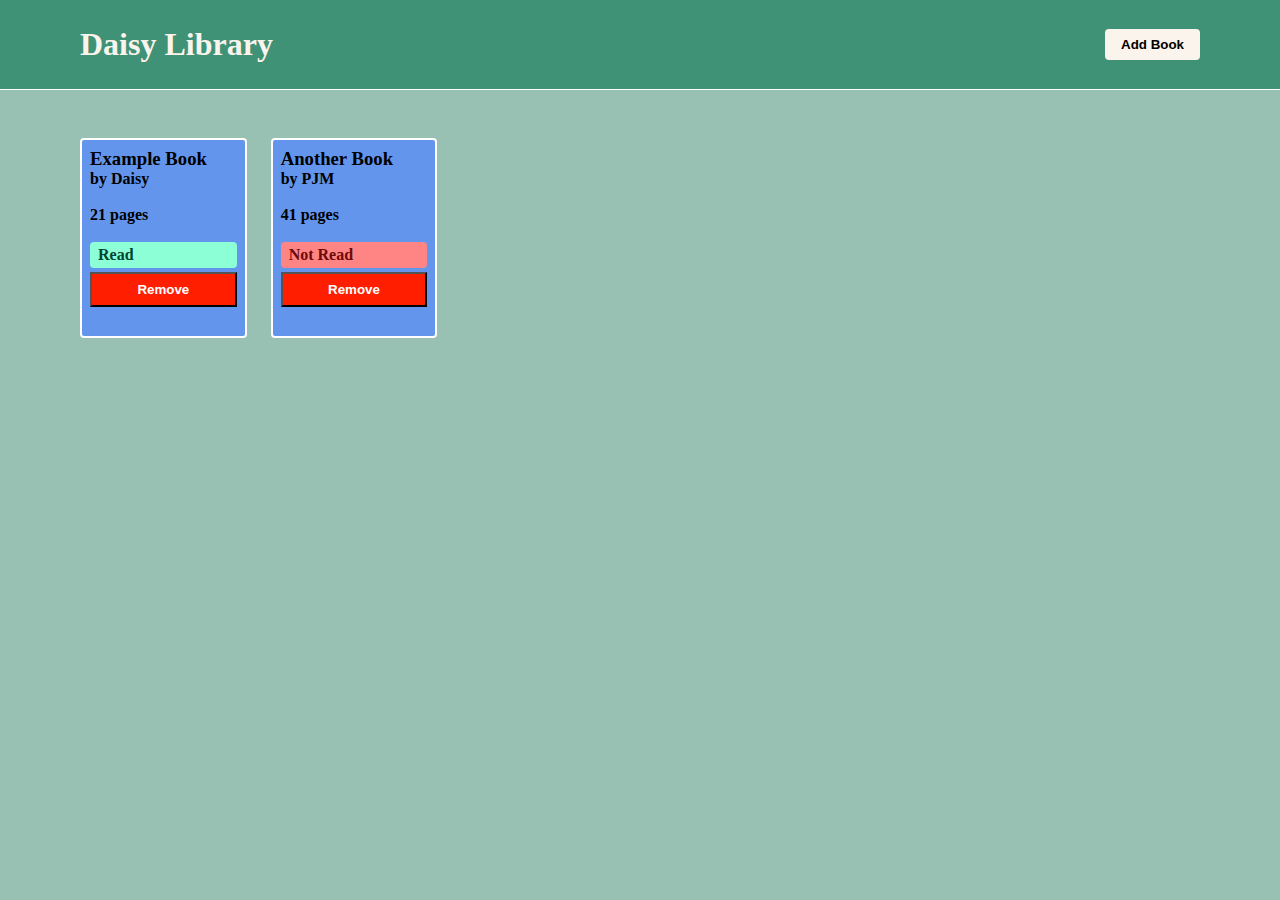
<file: library/index.html>
<!DOCTYPE html>
<html lang="en">
<head>
    <meta charset="UTF-8">
    <meta name="viewport" content="width=device-width, initial-scale=1.0">
    <title>Library</title>
    <link rel="stylesheet" href="style.css">
</head>
<body>

    <!-- Bookshelf and Button -->
    <div class="container">
        <div class="header">
            <h1>Daisy Library</h1>
            <button class="addBook">Add Book</button>
        </div>
        <div class="grid"></div>
    </div>


    <!-- Popup box to add a new book -->
    <dialog>
        <form class="newBookForm">
            <label for="title">Title</label><br>
            <input type="text" id="title" name="title" required>
            <br><br>

            <label for="author">Author</label><br>
            <input type="text" id="author" name="author" required>
            <br><br>

            <label for="pages">Pages</label><br>
            <input type="number" id="pages" name="pages" required>
            <br><br>

            <label for="read">Read: </label>
            <input type="checkbox" id="read" name="read">
            <br><br>

            <div class="form-buttons">
                <button id="cancel" type="button">Cancel</button>
                <button id="save" type="button">Save</button>
            </div>
            
        </form>
    </dialog>
    

    <script src="script.js"></script>
</body>
</html>
</file>
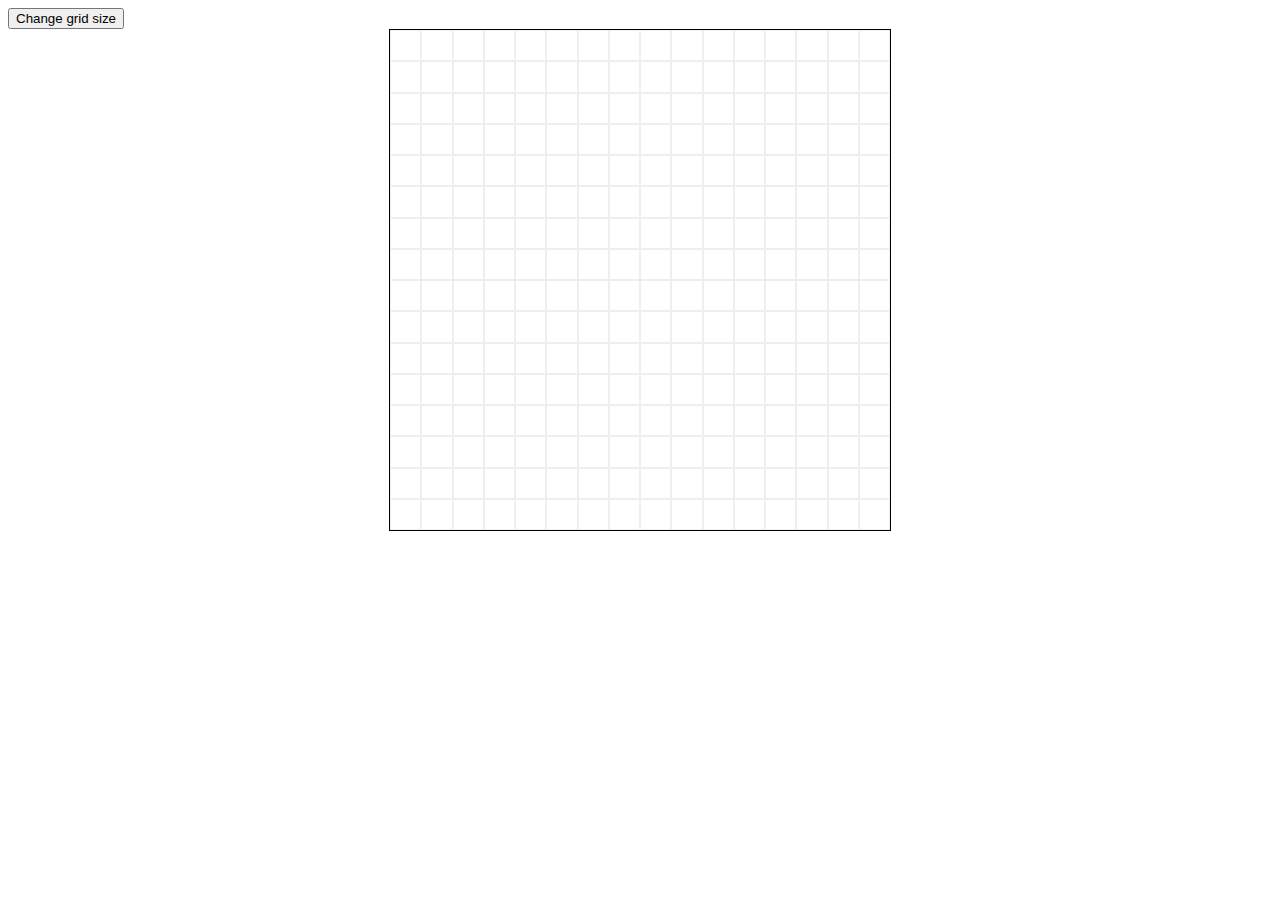
<file: sketch/index.html>
<!DOCTYPE html>
<html lang="en">
<head>
    <meta charset="UTF-8">
    <meta name="viewport" content="width=device-width, initial-scale=1.0">
    <title>Etch-a-sketch</title>
    <style>

        .container {
            display: flex;
            flex-wrap: wrap;
            width: 500px;
            height: 500px;
            margin: 0 auto;
            border: 1px solid black;
            justify-content: flex-start; /* or center */
            align-items: flex-start;
        }

        .grid {
            width: 31.25px;
            height: 31.25px;
            box-sizing: border-box;
            border: 1px solid #eee; /* optional for visibility */
        }

    </style>
</head>
<body>
    <div class="button">
        <button>Change grid size</button>
    </div>

    <div class="container">

    </div>


    <script>

        // Setting the original 16x16 grid
        const container = document.querySelector('.container');

        for (let i = 0; i < 256; i++) {
            const div = document.createElement('div');
            div.classList.add('grid');
            container.appendChild(div);
        }
        addHoverEvent();


        // Changing the grid size with the button
        const button = document.querySelector('button');
        button.addEventListener('click', () => {
            const newSize = prompt('Enter a new grid size (no more than 100):');
            if (newSize && newSize <= 100) {
                container.innerHTML = ''; // Clear existing grids
                const gridSize = 500 / newSize; // Calculate size based on new grid size
                for (let i = 0; i < newSize * newSize; i++) {
                    const div = document.createElement('div');
                    div.classList.add('grid');
                    div.style.width = `${gridSize}px`;
                    div.style.height = `${gridSize}px`;
                    container.appendChild(div);
                }
                addHoverEvent();
            } else {
                alert('Please enter a valid number (no more than 100).');
            }
        });


        //Random color generator
        function getColor(){

            let hexDigits = ['1','2','3','4','5','6','7','8','9','A','B','C','D','E','F'];
            color = '#'

            for(let i = 0; i < 6; i++){
                let randNum = Math.floor(Math.random()*16) + 1;
                color += hexDigits[randNum];
            }

            return color;
        }

        
        // Function to add hover event to all .grid elements
        function addHoverEvent() {
            const grids = document.querySelectorAll('.grid');
            grids.forEach(grid => {
                grid.addEventListener('mouseover', function() {
                    grid.style.backgroundColor = getColor();
                });
            });
        }

        
</script>
</body>
</html>
</file>
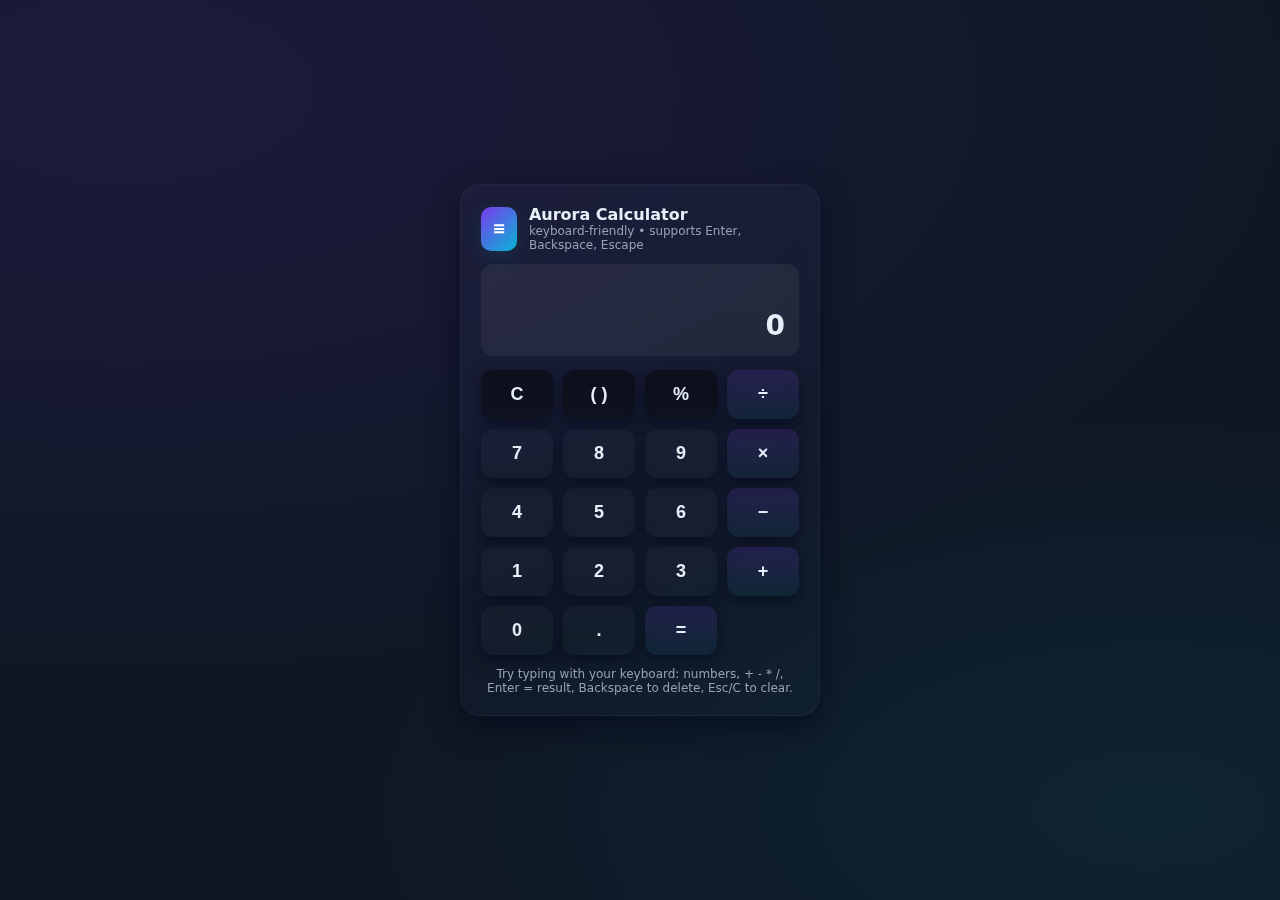
<file: calculator/calculator.html>
<!doctype html>
<html lang="en">
<head>
  <meta charset="utf-8" />
  <meta name="viewport" content="width=device-width,initial-scale=1" />
  <title>Beautiful Calculator</title>
  <style>
    :root{
      --bg:#0f1724;
      --card:#0b1220aa;
      --glass: rgba(255,255,255,0.06);
      --accent1: #7c3aed; /* purple */
      --accent2: #06b6d4; /* cyan */
      --text:#e6eef8;
      --muted:#98a0b3;
      --btn:#0b1220;
      --danger:#ef4444;
      font-family: Inter, ui-sans-serif, system-ui, -apple-system, 'Segoe UI', Roboto, 'Helvetica Neue', Arial;
    }
    *{box-sizing:border-box}
    html,body{height:100%}
    body{
      margin:0;
      background: radial-gradient(1200px 600px at 10% 10%, rgba(124,58,237,0.12), transparent),
                  radial-gradient(800px 400px at 90% 90%, rgba(6,182,212,0.08), transparent),
                  var(--bg);
      display:flex;align-items:center;justify-content:center;
      color:var(--text);
      -webkit-font-smoothing:antialiased;
      -moz-osx-font-smoothing:grayscale;
      padding:32px;
    }
    .calculator{
      width:360px; max-width:94vw;
      background: linear-gradient(180deg, rgba(255,255,255,0.02), rgba(255,255,255,0.01));
      border-radius:20px;
      padding:20px;
      box-shadow: 0 10px 30px rgba(2,6,23,0.6), inset 0 1px 0 rgba(255,255,255,0.02);
      border: 1px solid rgba(255,255,255,0.04);
      backdrop-filter: blur(6px) saturate(1.1);
    }
    .brand{
      display:flex;align-items:center;gap:12px;margin-bottom:12px;
    }
    .logo{
      width:44px;height:44px;border-radius:10px;
      background: linear-gradient(135deg,var(--accent1),var(--accent2));
      display:flex;align-items:center;justify-content:center;font-weight:700;color:white;box-shadow:0 6px 18px rgba(6,182,212,0.12);
    }
    .title{font-size:16px;font-weight:600}
    .subtitle{font-size:12px;color:var(--muted)}

    .screen{
      margin-top:6px;margin-bottom:14px;
      border-radius:12px;padding:14px;background:var(--glass);
      min-height:92px;display:flex;flex-direction:column;justify-content:space-between;
    }
    .history{font-size:13px;color:var(--muted);text-align:right;white-space:nowrap;overflow:hidden;text-overflow:ellipsis}
    .output{font-size:28px;font-weight:600;text-align:right;word-break:break-all}

    .pad{display:grid;grid-template-columns:repeat(4,1fr);gap:10px}
    button.key{
      appearance:none;border:0;padding:14px;border-radius:12px;background:linear-gradient(180deg, rgba(255,255,255,0.02), rgba(255,255,255,0.01));
      color:var(--text);font-size:18px;font-weight:600;cursor:pointer;box-shadow:0 6px 14px rgba(2,6,23,0.5);transition:transform .08s ease, box-shadow .08s ease;
    }
    button.key:active{transform:translateY(2px);box-shadow:0 4px 10px rgba(2,6,23,0.55)}
    button.op{background:linear-gradient(180deg, rgba(124,58,237,0.16), rgba(6,182,212,0.06));}
    button.wide{grid-column:span 2}
    button.dark{background:linear-gradient(180deg, rgba(0,0,0,0.45), rgba(0,0,0,0.35));}
    button.danger{background:linear-gradient(180deg, rgba(239,68,68,0.14), rgba(239,68,68,0.06));}

    .hint{font-size:12px;color:var(--muted);margin-top:12px;text-align:center}

    /* responsive tweaks */
    @media (max-width:420px){
      .calculator{padding:14px;border-radius:16px}
      .output{font-size:22px}
      button.key{padding:12px;font-size:16px}
    }

    /* focus styles for accessibility */
    button.key:focus{outline:3px solid rgba(124,58,237,0.18)}
  </style>
</head>
<body>
  <main class="calculator" role="application" aria-label="Calculator">
    <div class="brand">
      <div class="logo">≡</div>
      <div>
        <div class="title">Aurora Calculator</div>
        <div class="subtitle">keyboard-friendly • supports Enter, Backspace, Escape</div>
      </div>
    </div>

    <div class="screen" id="screen">
      <div class="history" id="history" aria-live="polite"></div>
      <div class="output" id="output" aria-live="assertive">0</div>
    </div>

    <div class="pad" id="pad">
      <button class="key dark" data-action="clear">C</button>
      <button class="key dark" data-action="paren">( )</button>
      <button class="key dark" data-action="percent">%</button>
      <button class="key op" data-value="/">÷</button>

      <button class="key" data-value="7">7</button>
      <button class="key" data-value="8">8</button>
      <button class="key" data-value="9">9</button>
      <button class="key op" data-value="*">×</button>

      <button class="key" data-value="4">4</button>
      <button class="key" data-value="5">5</button>
      <button class="key" data-value="6">6</button>
      <button class="key op" data-value="-">−</button>

      <button class="key" data-value="1">1</button>
      <button class="key" data-value="2">2</button>
      <button class="key" data-value="3">3</button>
      <button class="key op" data-value="+">+</button>

      <button class="key" data-value="0" class="wide">0</button>
      <button class="key" data-value=".">.</button>
      <button class="key op" data-action="equals">=</button>
    </div>

    <div class="hint">Try typing with your keyboard: numbers, + - * /, Enter = result, Backspace to delete, Esc/C to clear.</div>
  </main>

  <script>
    (function(){
      const outputEl = document.getElementById('output');
      const historyEl = document.getElementById('history');
      const pad = document.getElementById('pad');

      let expression = '';
      let lastResult = null;

      function updateScreen(){
        outputEl.textContent = expression || '0';
      }

      function pushValue(v){
        // if last action was equals and user types a number, start fresh
        if (lastResult !== null && /[0-9.]/.test(v) && expression === String(lastResult)){
          expression = v;
        } else {
          expression += v;
        }
        lastResult = null;
        updateScreen();
      }

      function clearAll(){ expression = ''; lastResult = null; historyEl.textContent = ''; updateScreen(); }

      function backspace(){ expression = expression.slice(0,-1); updateScreen(); }

      function toggleParen(){
        // smartly add '(' or ')'
        const open = (expression.match(/\(/g)||[]).length;
        const close = (expression.match(/\)/g)||[]).length;
        if (open === close || /[+\-*/(]$/.test(expression) || expression === ''){
          expression += '(';
        } else {
          expression += ')';
        }
        updateScreen();
      }

      function handlePercent(){
        // append % char — evaluation step will convert % to /100
        expression += '%';
        updateScreen();
      }

      function safeEvaluate(expr){
        // Basic sanitization: allow digits, spaces, . % + - * / ( )
        if (!/^[0-9+\-*/().%\s]+$/.test(expr)){
          throw new Error('Invalid characters in expression');
        }
        // convert percent: replace occurrences like '50%' -> '(50/100)'
        expr = expr.replace(/(\d+(?:\.\d+)?)%/g, '($1/100)');
        // also prevent accidental leading zeros from being interpreted oddly is fine
        // Evaluate using Function to avoid eval keyword (similar risk) but we've sanitized input
        // eslint-disable-next-line no-new-func
        const fn = new Function('return ' + expr);
        return fn();
      }

      function evaluate(){
        if (!expression) return;
        try{
          const res = safeEvaluate(expression);
          historyEl.textContent = expression + ' =';
          expression = String(res);
          outputEl.textContent = expression;
          lastResult = res;
        }catch(err){
          outputEl.textContent = 'Error';
          lastResult = null;
        }
      }

      // click handlers
      pad.addEventListener('click', (e)=>{
        const btn = e.target.closest('button');
        if (!btn) return;
        const v = btn.getAttribute('data-value');
        const action = btn.getAttribute('data-action');
        if (action === 'clear') return clearAll();
        if (action === 'paren') return toggleParen();
        if (action === 'percent') return handlePercent();
        if (action === 'equals') return evaluate();
        if (v) return pushValue(v);
      });

      // keyboard handlers
      window.addEventListener('keydown', (e)=>{
        // don't interfere with typing in inputs if any in the future
        const key = e.key;
        if (/^[0-9]$/.test(key)){
          pushValue(key);
          e.preventDefault();
          return;
        }
        if (key === '.') { pushValue('.'); e.preventDefault(); return }
        if (key === '+' || key === '-' || key === '*' || key === '/') { pushValue(key); e.preventDefault(); return }
        if (key === 'Enter' || key === '=') { evaluate(); e.preventDefault(); return }
        if (key === 'Backspace') { backspace(); e.preventDefault(); return }
        if (key === 'Escape' || key.toLowerCase() === 'c') { clearAll(); e.preventDefault(); return }
        if (key === '%'){ handlePercent(); e.preventDefault(); return }
        if (key === '(' || key === ')'){ pushValue(key); e.preventDefault(); return }
      });

      // initialize
      updateScreen();

      // expose for debugging in console (optional)
      window.__calc = { pushValue, evaluate, clearAll, backspace };
    })();
  </script>
</body>
</html>
</file>
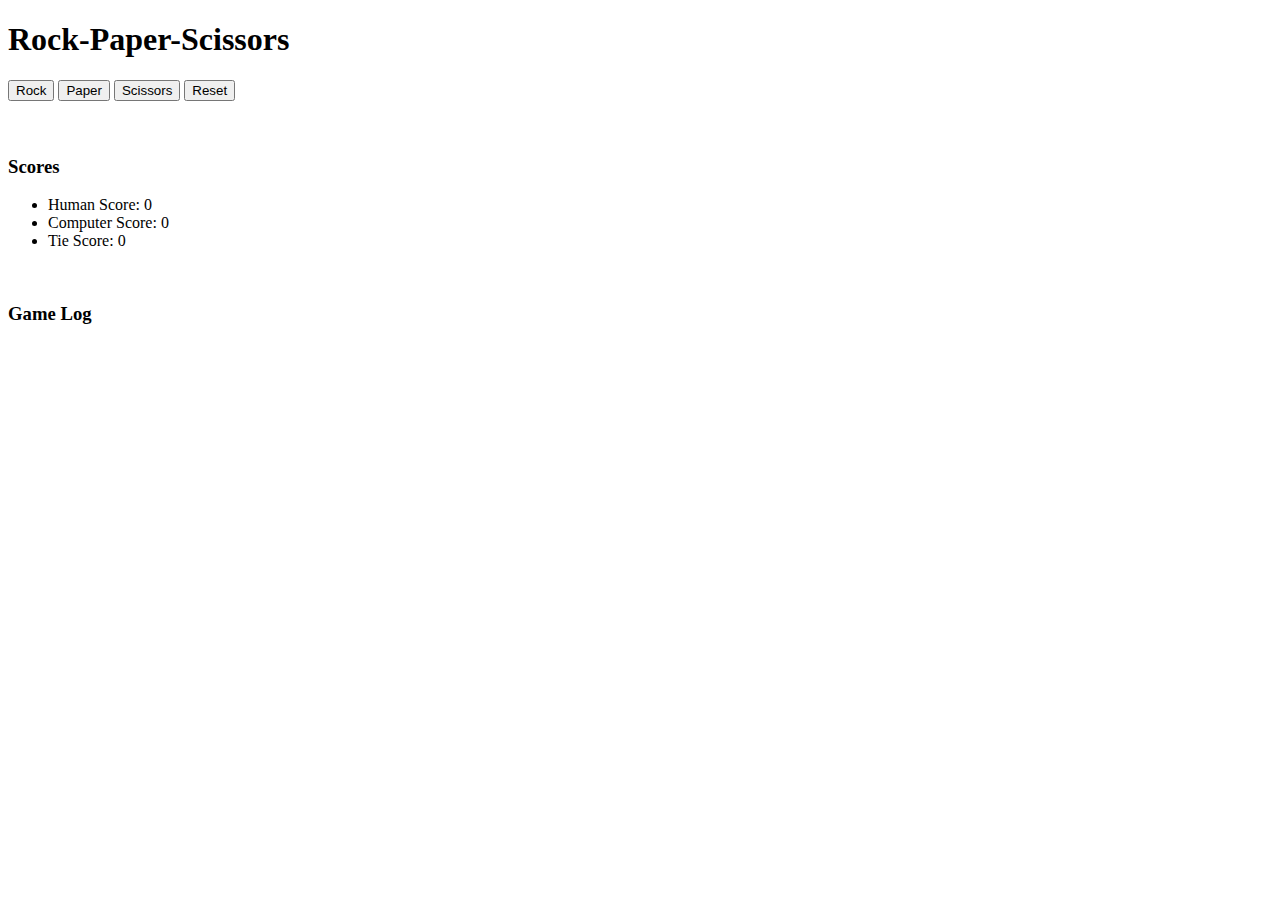
<file: rock-paper-scissors/ui-rps-game.html>
<!DOCTYPE html>
<html lang="en">
<head>
    <meta charset="UTF-8">
    <meta name="viewport" content="width=device-width, initial-scale=1.0">
    <title>RPS Game</title>
    <style>
        ol li {
            white-space: pre-line;
        }
    </style>
</head>
<body>
    <h1>Rock-Paper-Scissors</h1>

    <button id="rock-button">Rock</button>
    <button id="paper-button">Paper</button>
    <button id="scissors-button">Scissors</button>
    <button id="reset-button">Reset</button>

    <br><br><br>

    <h3>Scores</h3>

    <ul>
        <li>Human Score: <span id="human-score">0</span></li>
        <li>Computer Score: <span id="computer-score">0</span></li>
        <li>Tie Score: <span id="tie-score">0</span></li>
    </ul>

    <br>
    
    <h3>Game Log</h3>

    <ol>

    </ol>

    <!-- Javascript -->
    <script>

         // getting the computer choice
        function getComputerChoice(){
            let num = Math.floor(Math.random() * 3) + 1;

            let computerChoice;
            
            switch (num){
                case 1:
                    computerChoice = "rock";
                    break;
                case 2:
                    computerChoice = "paper";
                    break;
                case 3:
                    computerChoice = "scissors";
                    break;
            }

            return computerChoice;                
        }


        //button variables
        const rockButton = document.querySelector('#rock-button');
        const paperButton = document.querySelector('#paper-button');
        const scissorsButton = document.querySelector('#scissors-button');
        const resetButton = document.querySelector('#reset-button');


        //function for the rock button
        rockButton.addEventListener("click", function() {

            let winner;

            let computer = getComputerChoice();
            if (computer === "rock"){
                winner = "tie";
            }else if (computer === "paper"){
                winner = "computer";
            } else {
                winner = "human";
            }

            updateScore(winner)

            createLog("rock", computer, winner);

        })


        //function for the paper button
        paperButton.addEventListener("click", function() {

            let winner;

            let computer = getComputerChoice();
            if (computer === "rock"){
                winner = "human";
            }else if (computer === "paper"){
                winner = "tie";
            } else {
                winner = "computer";
            }

            updateScore(winner)

            createLog("paper", computer, winner);

        })


        //function for the scissors button
        scissorsButton.addEventListener("click", function() {

            let winner;

            let computer = getComputerChoice();
            if (computer === "rock"){
                winner = "computer";
            }else if (computer === "paper"){
                winner = "human";
            } else {
                winner = "tie";
            }

            updateScore(winner)

            createLog("scissors", computer, winner);
        })


        //updateScore & createLog functions
        function updateScore(winner) {
            let humanScore = document.querySelector("#human-score");
            let computerScore = document.querySelector("#computer-score");
            let tieScore = document.querySelector("#tie-score");    

            if (winner === "human") {
                humanScore.textContent = parseInt(humanScore.textContent) + 1;
            } else if (winner === "computer") {
                computerScore.textContent = parseInt(computerScore.textContent) + 1;
            } else {
                tieScore.textContent = parseInt(tieScore.textContent) + 1;
            }
        }

        function createLog(humanChoice, computerChoice, winner) {
            const ol = document.querySelector("ol");
            const li = document.createElement("li");

            let logText;
            if (winner === "tie") {
                logText = `Human: ${humanChoice}\nComputer: ${computerChoice}\nIt's a tie!\n`;
            } else if (winner === "human") {
                logText = `Human: ${humanChoice}\nComputer: ${computerChoice}\nHuman wins!\n`;
            } else {
                logText = `Human: ${humanChoice}\nComputer: ${computerChoice}\nComputer wins!\n`;
            }

            li.textContent = `${logText}\n`;
            ol.appendChild(li);

        }


        //reset button function
        resetButton.addEventListener("click", function() {
            document.querySelector("#human-score").textContent = "0";
            document.querySelector("#computer-score").textContent = "0";
            document.querySelector("#tie-score").textContent = "0";

            const ol = document.querySelector("ol");
            while (ol.firstChild) {
                ol.removeChild(ol.firstChild);
            }
        });
            
    </script>
</body>
</html>
</file>
<file: library/style.css>
*{
    padding: 0;
    margin: 0;
    box-sizing: border-box;
}

.container{
    width: 100vw;
    height: 100vh;
    display: flex;
    flex-direction: column;
    justify-content: center;
    align-items: center;
    background-color: #f0f0f0;
}



/* Header Text and Button Styling */
.header{
    display: flex;
    justify-content: space-between;
    align-items: center;
    border-bottom: 1px solid #fff;

    height: 10vh;
    width: 100vw;

    padding: 0 5rem;
    background-color: rgb(64, 146, 119);

    color: rgb(250, 244, 236);
}

.addBook, .addBook:focus{
    background-color: rgb(250, 244, 236);
    border: 2px solid rgb(250, 244, 236);
    padding: 0.5rem 1rem;
    border-radius: 0.25rem;
    border: none;
    cursor: pointer;
    font-weight: bold;
}

.addBook:hover{
    background-color: rgb(64, 146, 119);
    color: rgb(250, 244, 236);
    border: 2px solid rgb(250, 244, 236);
    transition: 0.3s;
}



/* Grid for Books Styling */
.grid{
    height: 90vh;
    width: 100vw;
    padding: 3rem 5rem;
    background-color: rgba(64, 146, 119, 0.5);

    display: grid;
    grid-template-columns: repeat(auto-fill, minmax(150px, 1fr));
    grid-auto-rows: 200px;
    gap: 1.5rem;
}



/* Styling the book item */
.book{
    width: 100%;
    height: 100%;
    padding: 0.5rem;
    background-color: cornflowerblue;
    border: 2px solid #fff;
    border-radius: 0.25rem;
}

.author{
    font-weight: bolder;
}

.pages{
    font-weight: bold;
}

.readLabel, .notReadLabel{
    padding: 0.25rem 0.5rem;
    margin-bottom: 0.25rem;
    border-radius: 0.25rem;
    cursor: pointer;
}

.readLabel{
    background-color: rgb(141, 255, 215);
    color:rgb(2, 70, 47)
}

.notReadLabel{
    background-color: rgb(255, 132, 132);
    color:rgb(109, 10, 10)
}

.removeBtn{
    width: 100%;
    padding: 0.5rem;
    background-color: rgb(255, 30, 0);
    color: #fff;
    font-weight: bolder;
}



/* Styling the dialog box */
dialog{
    width: 30vw;
    height: 60vh;
    border: 2px solid black;
    border-radius: 0.5rem;
    background-color: #fff;
    position: fixed;
    top: 50%;
    left: 50%;
    transform: translate(-50%, -50%);
    text-align: center;
    align-content: center;
}

input{
    padding: 0.5rem;
    margin-top: 0.5rem;
    border-radius: 0.25rem;
}

#title, #author, #pages{
    width: 100%;
    text-align: left;
}

#cancel, #save{
    padding: 0.5rem 1rem;
    border: none;
    border-radius: 0.25rem;
    cursor: pointer;
    font-weight: bold;
    background-color: royalblue;
    color: white;
}

.newBookForm{
    padding: 0 2.5rem;
}

.form-buttons{
    display: grid;
    grid-template-columns: 1fr 1fr;
    gap: 1rem;
}
</file>
